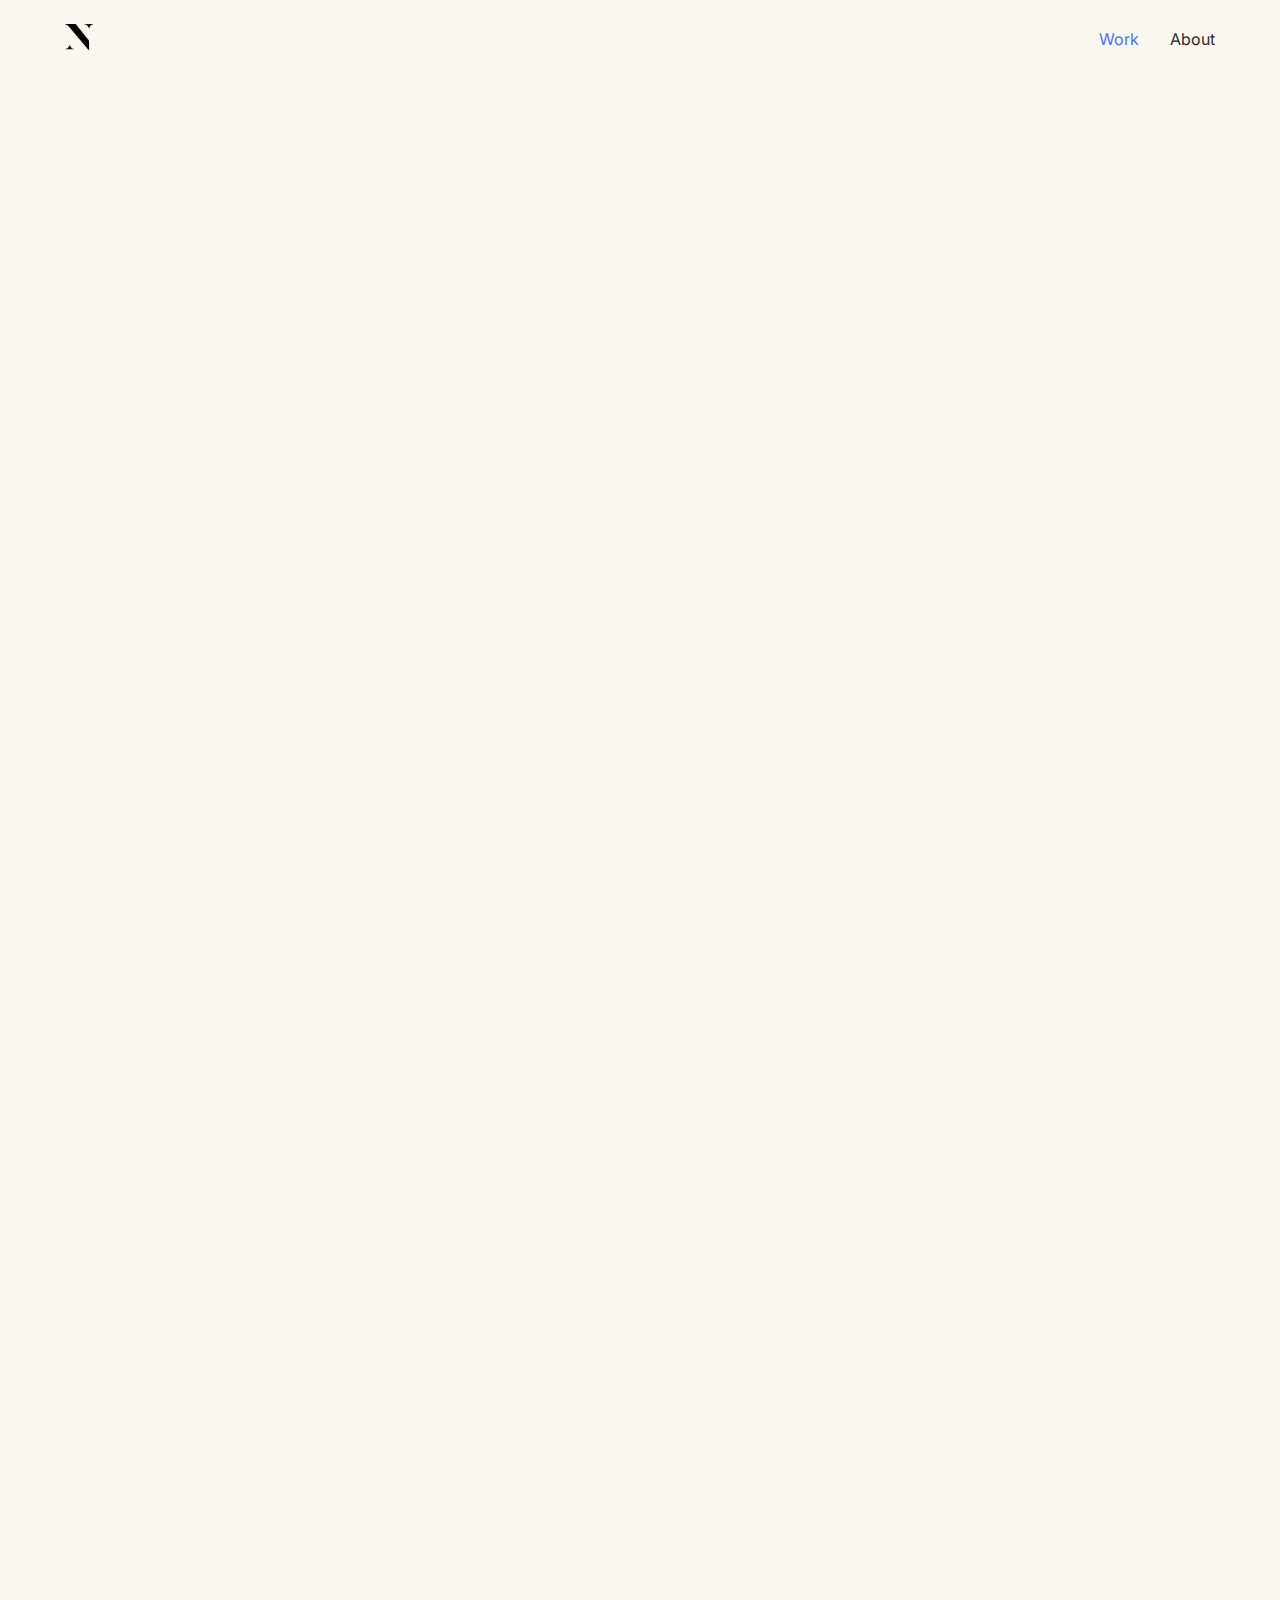
<file: index.html>
<!DOCTYPE html>
<html>
  <head>
    <meta charset="utf-8">
    <meta name="viewport" content="width=device-width, initial-scale=1.0">
    <meta name="author" content="Nick Wiegand">
    <meta name="description" content="Nick Wiegand is a fashion designer with a career focused in mens and boys apparel.">
    <link rel="shortcut icon" href="icons/favicon/favicon.ico" type="image/x-icon">
    <title>Nick's Portfolio</title>
    <link rel="stylesheet" href="styles/style.css">
  </head>
  <body>
        <header>
          <div class="logo">
            <img
                src="icons/main-logo.png"
                alt="Main Logo"
                height="26"
                width="28">
          </div>
          <nav>
              <div class="menu-links">
                <a href="index.html" class="work-link">Work</a>
                <a href="about.html" class="remove-padding about-link">About</a>
              </div>
          </nav>
        </header>
        <div class="animated animatedFadeInUp fadeInUp">
            <section class="intro">
                    <h1>Nick Wiegand is a <span class="italic">mens</span> and <span class="italic">boys</span> fashion designer based in Brooklyn, NY</h1>
            </section>

            <section class="main-content">
                    <article>
                        <div class="image"><a href="loredo.html">
                            <img
                            src="images/loredo-image.png"
                            alt="Loredo Project"
                            height="342"
                            width="342">
                        </a></div>
                        <div class="content">
                            <h3>01</h3>
                            <h2><a href="loredo.html">Loredo</a></h2>
                            <p>Men’s casual design capsule inspired by the landscape and culture of the American southwest.
                                <br>Spring 2021</p>
                        </div>
                    </article>
                    <article>
                        <div class="image"><a href="gap.html">
                            <img
                            src="images/gap-image.png"
                            alt="Gap Work"
                            height="342"
                            width="342">
                        </a></div>
                        <div class="content">
                            <h3>02</h3>
                            <h2><a href="gap.html">Gap</a></h2>
                            <p>Designs I created and produced during my time at Gap Inc.  Cut & sew, active, and knitwear.
                                <br>2015 - 2020</p>
                        </div>
                    </article>
                    <article>
                        <div class="image"><a href="souk.html">
                            <img
                            src="images/souk-image.png"
                            alt="Souk Project"
                            height="342"
                            width="342">
                        </a></div>
                        <div class="content">
                            <h3>03</h3>
                            <h2><a href="souk.html">Souk</a></h2>
                            <p>Men’s swimwear design capsule inspired by the colors, patterns, and textures of Marrakech.
                                <br>Summer 2021</p>
                        </div>
                    </article>
                    <article>
                        <div class="image"><a href="abercrombie.html">
                            <img
                            src="images/abercrombie-image.png"
                            alt="Abercrombie Work"
                            height="342"
                            width="342">
                        </a></div>
                        <div class="content">
                            <h3>04</h3>
                            <h2><a href="abercrombie.html">Abercrombie</a></h2>
                            <p>Designs I created and produced during my time at Abercrombie & Fitch.  Cut & sew,  and active.
                                <br>2011 - 2014</p>
                        </div>
                    </article>
                    <article>
                        <div class="image"><a href="raquet.html">
                            <img
                            src="images/raquet-image.png"
                            alt="Raquet Project"
                            height="342"
                            width="342">
                        </a></div>
                        <div class="content">
                            <h3>05</h3>
                            <h2><a href="raquet.html">Raquet</a></h2>
                            <p>Men’s tennis apparel collection inspired by the culture and color of the mediteranean sea.
                                <br>Spring 2021</p>
                        </div>
                    </article>
                    <article>
                        <div class="image"><a href="field.html">
                            <img
                            src="images/field-image.png"
                            alt="Field Trip Project"
                            height="342"
                            width="342">
                        </a></div>
                        <div class="content">
                            <h3>06</h3>
                            <h2><a href="field.html">Field Trip</a></h2>
                            <p>Boy’s swimwear design capsule inspired by outdoor gear, garment dyes, and nature.
                                <br>Summer 2021</p>
                        </div>
                    </article>
                    <article>
                        <div class="image"><a href="bloc.html">
                            <img
                            src="images/block-image.png"
                            alt="Eastern Bloc Project"
                            height="342"
                            width="342">
                        </a></div>
                        <div class="content">
                            <h3>07</h3>
                            <h2><a href="bloc.html">Eastern Bloc</a></h2>
                            <p>Young men’s design capsule inspired by post modern architecture and nineties streetwear.
                                <br>Spring 2017</p>
                        </div>
                    </article>
                    <article>
                        <div class="image"><a href="host.html">
                            <img
                            src="images/host-image.png"
                            alt="Host Project"
                            height="342"
                            width="342">
                        </a></div>
                        <div class="content">
                            <h3>08</h3>
                            <h2><a href="host.html">Host</a></h2>
                            <p>Men’s contemporary design capsule inspired by a recent trip to europe.  Influenced by the mood and feel of a city at night.
                                <br>Winter 2014</p>
                        </div>
                    </article>
                    <article>
                        <div class="image"><a href="..."">
                            <img
                            src="images/tommy-image.png"
                            alt="Tommy Hilfiger Project"
                            height="342"
                            width="342">
                        </a></div>
                        <div class="content">
                            <h3>09</h3>
                            <h2><a href="...">Tommy Hilfiger</a></h2>
                            <p>Men’s design project I did for the men’s knits department at Tommy Hilfiger.
                                <br>Spring 2014</p>
                        </div>
                    </article>
            </section>
        </div>
            <footer>
                <div class="contact">
                    <a class="linkedin"href="...">
                        <img src="icons/linkedin-icon.png" alt="LinkedIn Profile"
                        height= "24"
                        width= "24">
                    </a>
                    <a class="email" href="...">
                        <img src="icons/email-icon.png" 
                        alt="Email"
                        height= "16.5"
                        width= "22">
                    </a>
                </div>
      </footer>
  </body>
</html>
</file>
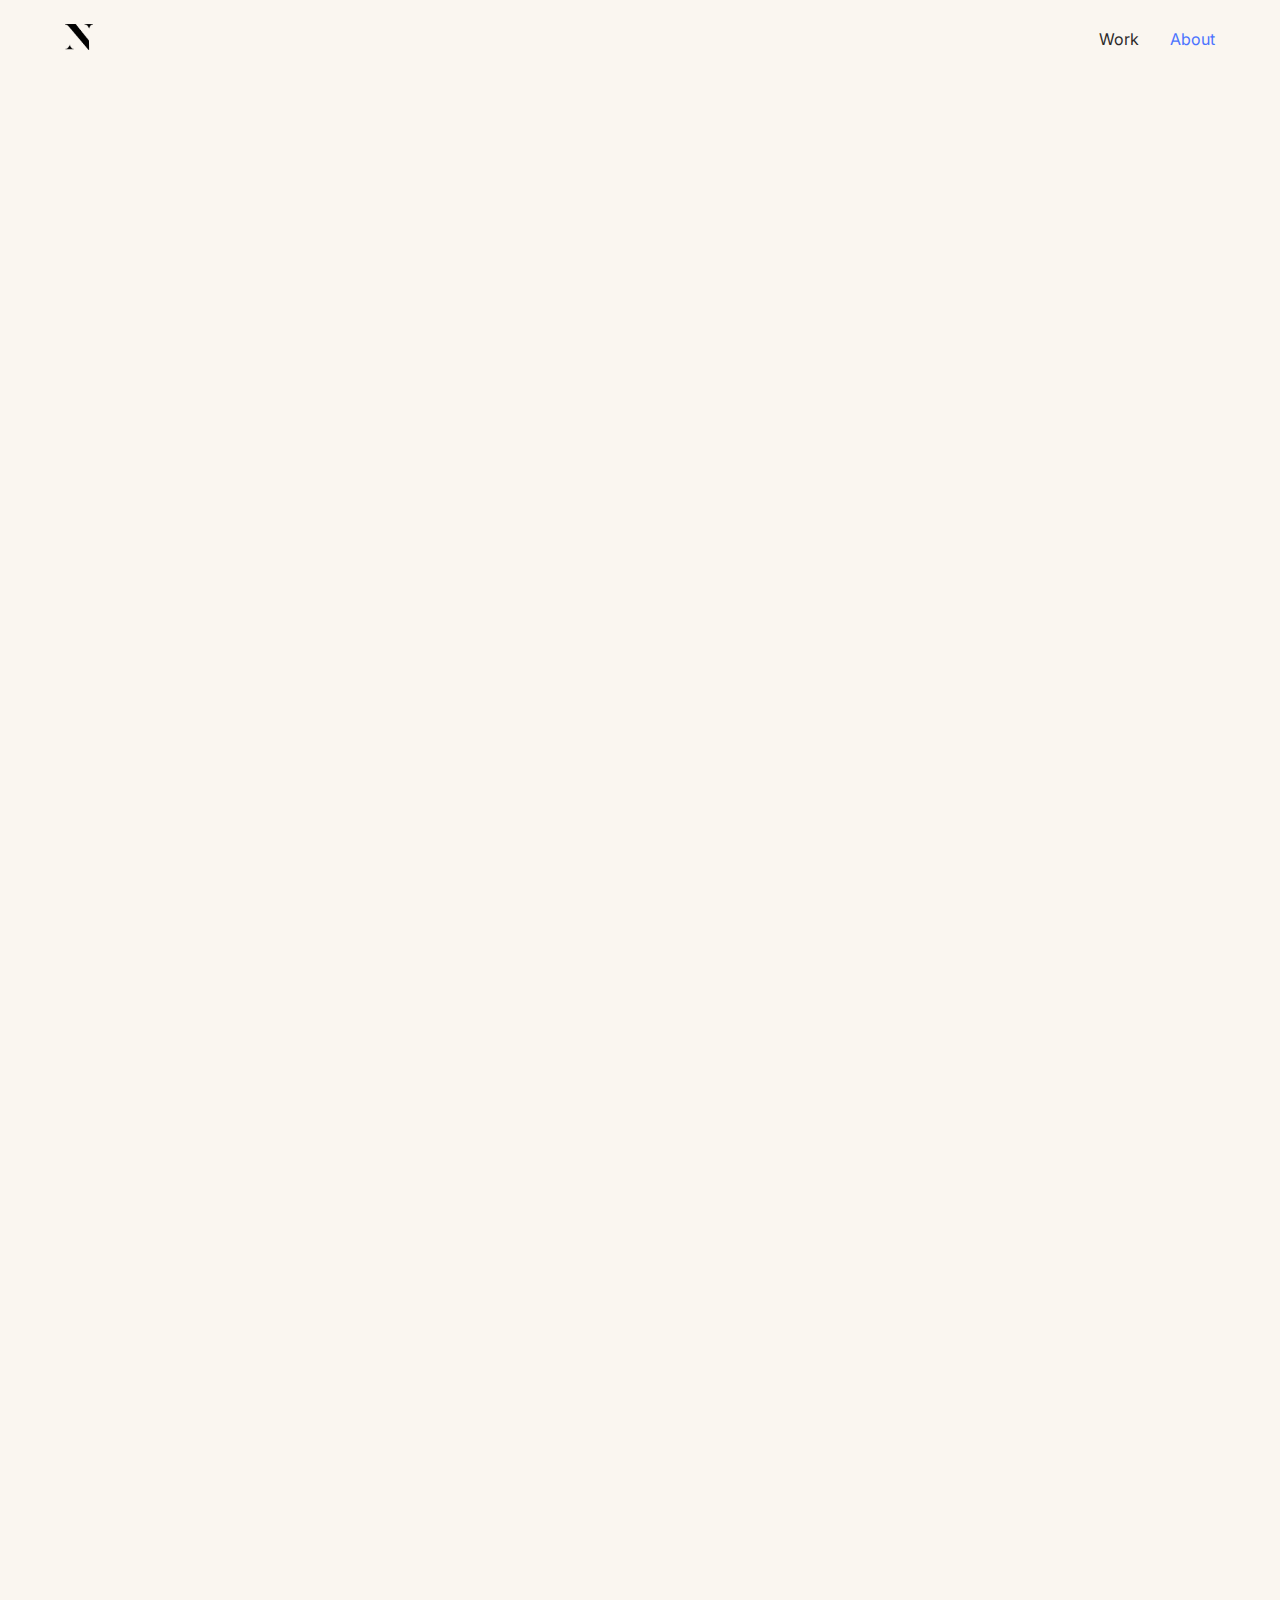
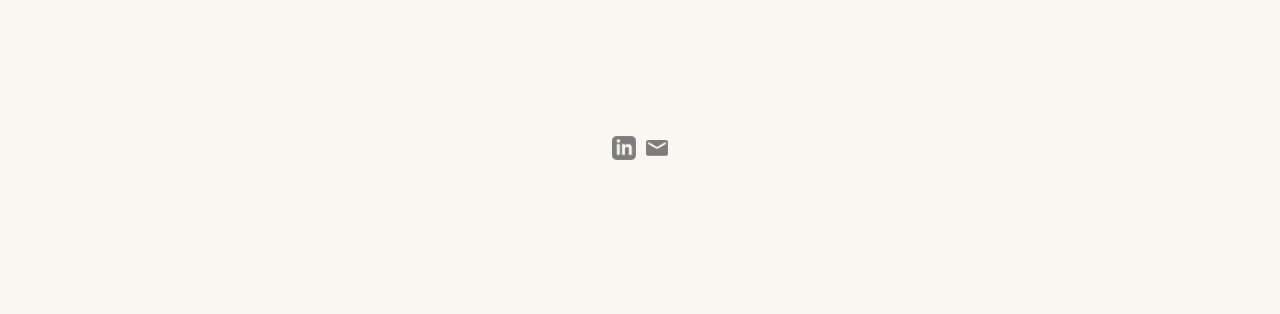
<file: about.html>
<!DOCTYPE html>
<html>
  <head>
    <meta charset="utf-8">
    <meta name="viewport" content="width=device-width, initial-scale=1.0">
    <meta name="author" content="Nick Wiegand">
    <meta name="description" content="Nick Wiegand is a fashion designer with a career focused in mens and boys apparel.">
    <link rel="shortcut icon" href="icons/favicon/favicon.ico" type="image/x-icon">
    <title>Nick's Portfolio</title>
    <link rel="stylesheet" href="styles/about-style.css">
  </head>
  <body>
        <header>
          <div class="logo">
            <a href="index.html"><img
                src="icons/main-logo.png"
                alt="Main Logo"
                height="26"
                width="28"></a>
          </div>
          <nav>
              <div class="menu-links">
                <a href="index.html" class="work-link">Work</a>
                <a href="about.html" class="remove-padding about-link">About</a>
              </div>
          </nav>
        </header>
        <section class="main-content animated animatedFadeInUp fadeInUp">
            <div class="profile">
               <div class="wrapper">
                   <img
                    src="images/profile-image.png"
                    alt="Me"
                    height="672"
                    width="535">
                </div> 
                <div class="text">
                    <h2>About Me</h2>
                    <p>I grew up in the midwestern region of the United States.  I attending college at the University of Cincinnati earning a degree in Fashion Design.  During his time there I spent my summers interning in New York City at major apparel companies learning how to design and produce clothing on a global scale.  </p>
                    <p>Since then I’ve spent the last ten years working at Gap Brand & Abercrombie & Fitch as a full-time mens  / boys designer.  My passions include traveling the world, cooking, history, and of course menswear which is the canvas for all my creativity & inspiration.</p>
                    <h3>Contact</h3>
                    <p class="email">Nick.Wiegand86@gmail.com</p>
                    <p class="resume">Resume</p>
                    <p class="linkedin">LinkedIn</p>
                </div>
            </div>
        </section>
        
        <footer>
            <div class="contact">
                <a class="linkedin-icon"href="...">
                    <img src="icons/linkedin-icon.png" alt="LinkedIn Profile"
                    height= "24"
                    width= "24">
                </a>
                <a class="email-icon" href="...">
                    <img src="icons/email-icon.png" 
                    alt="Email"
                    height= "16.5"
                    width= "22">
                </a>
            </div>
        </footer>
  </body>
</html>
</file>
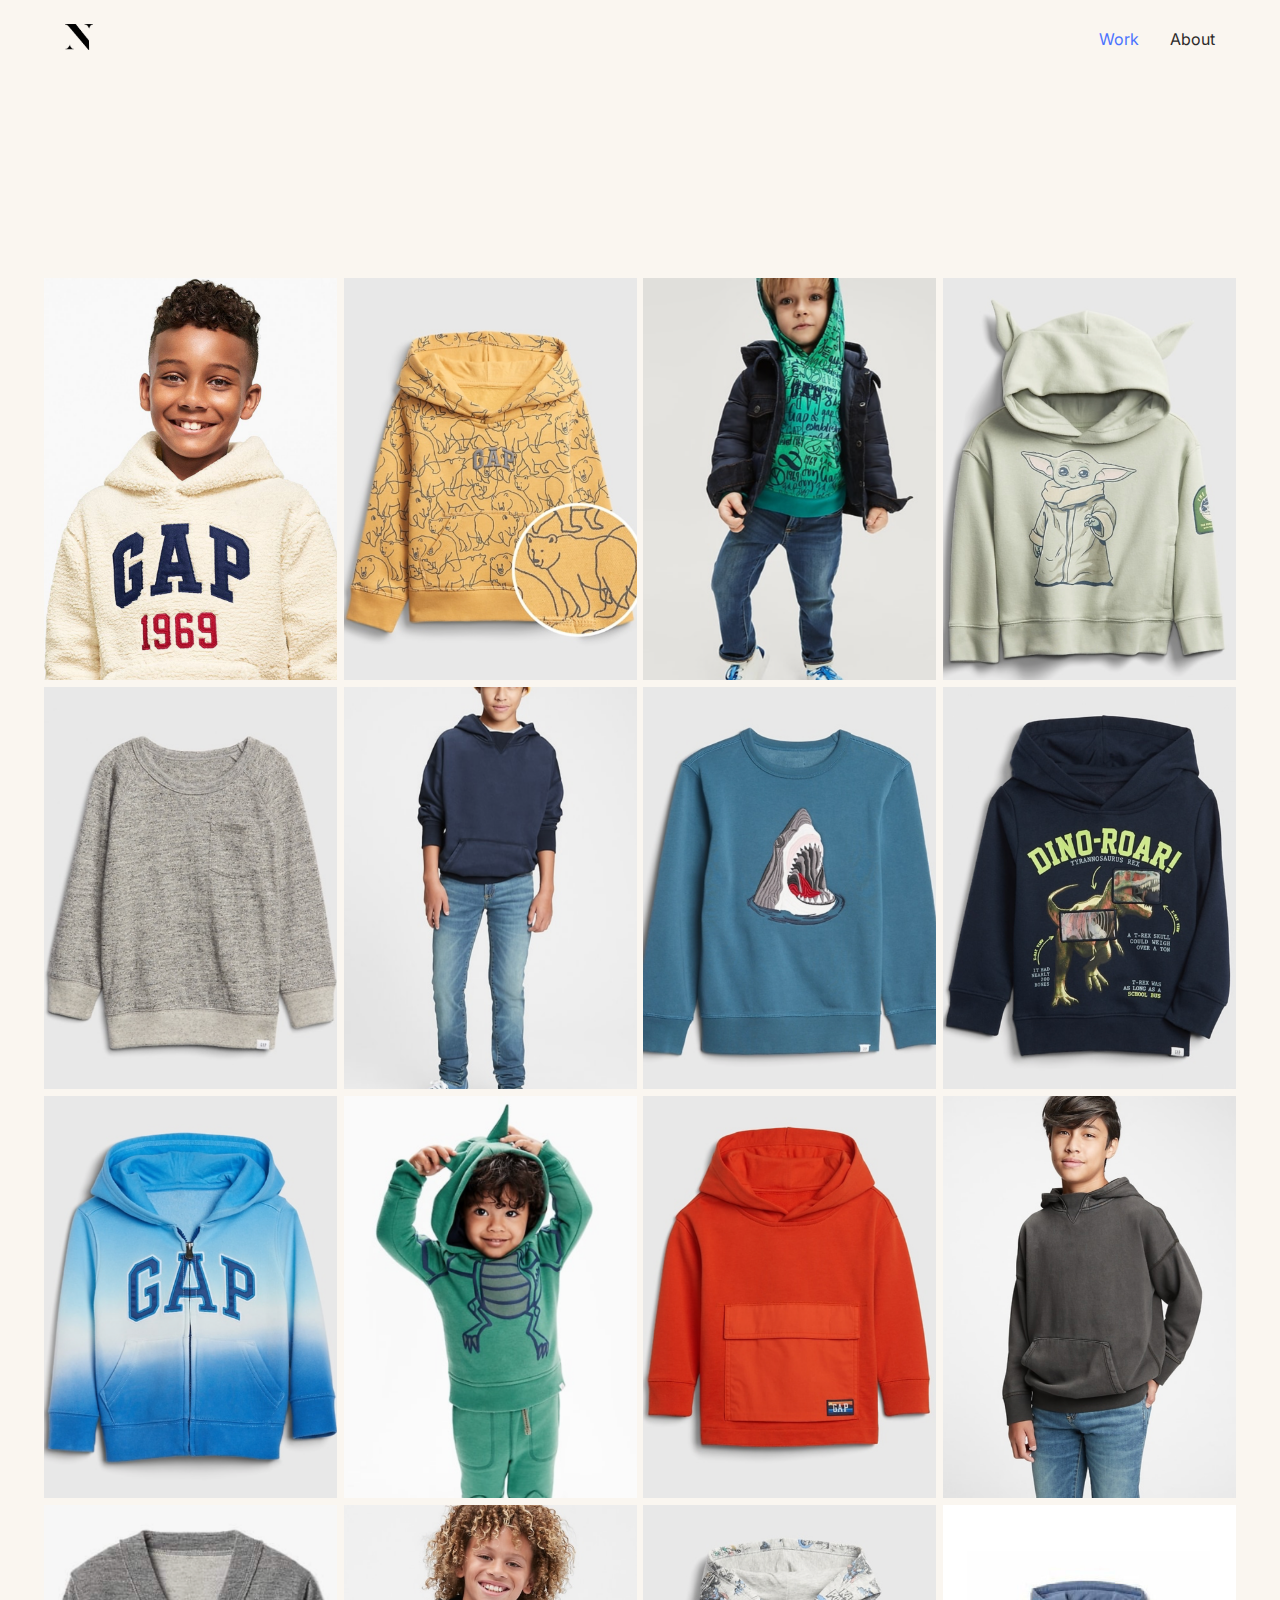
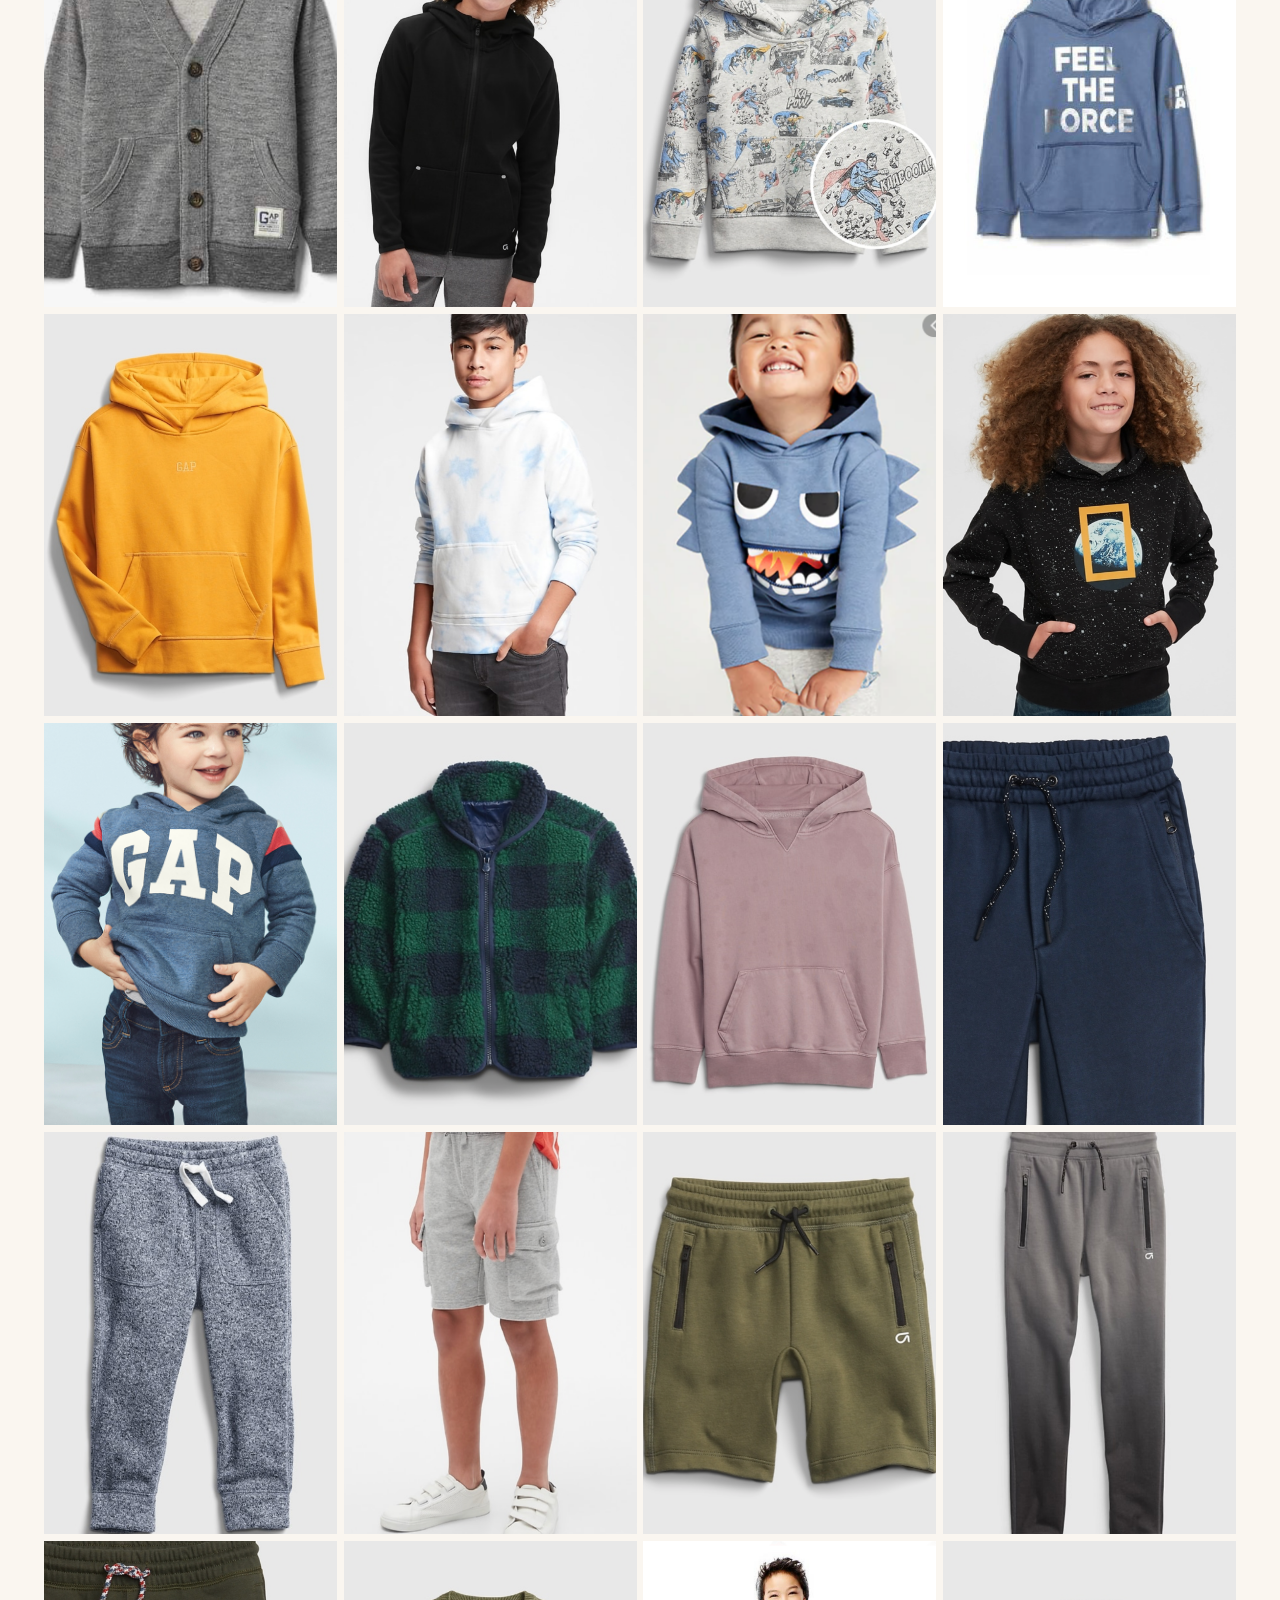
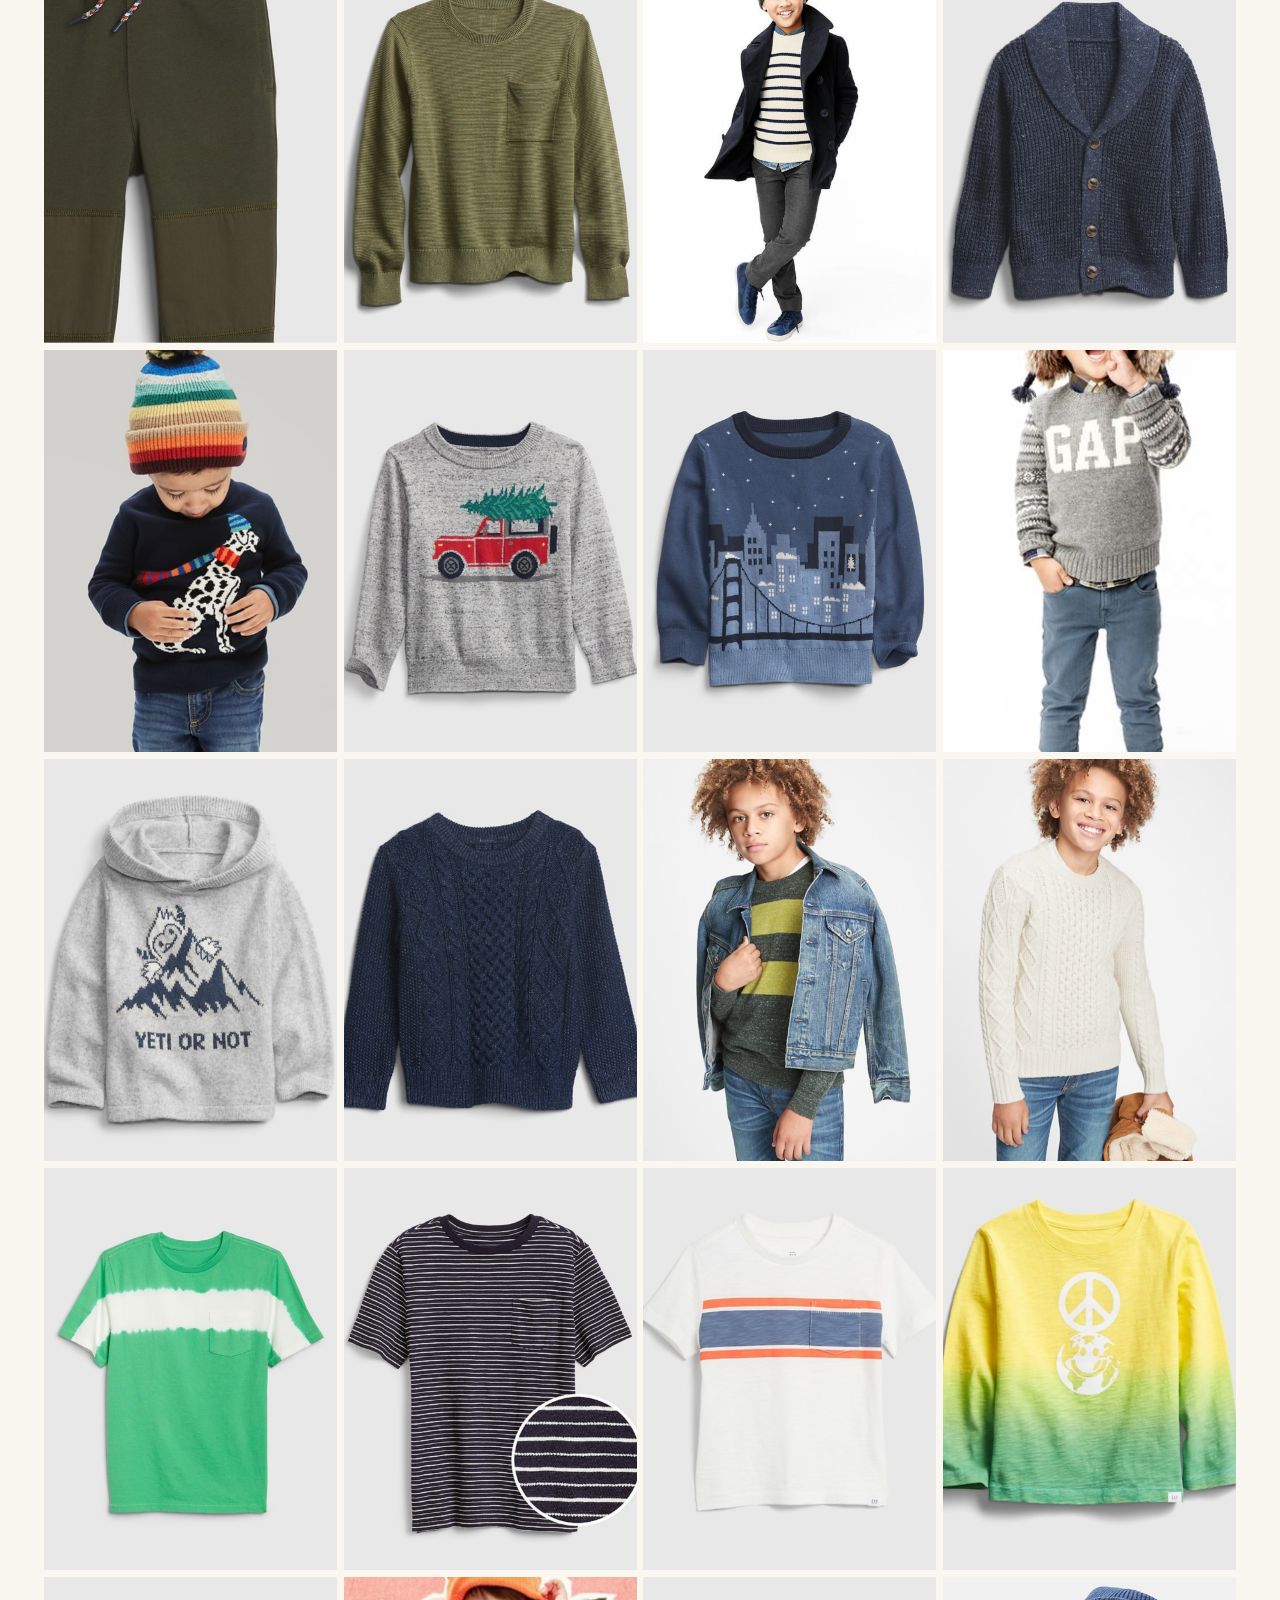
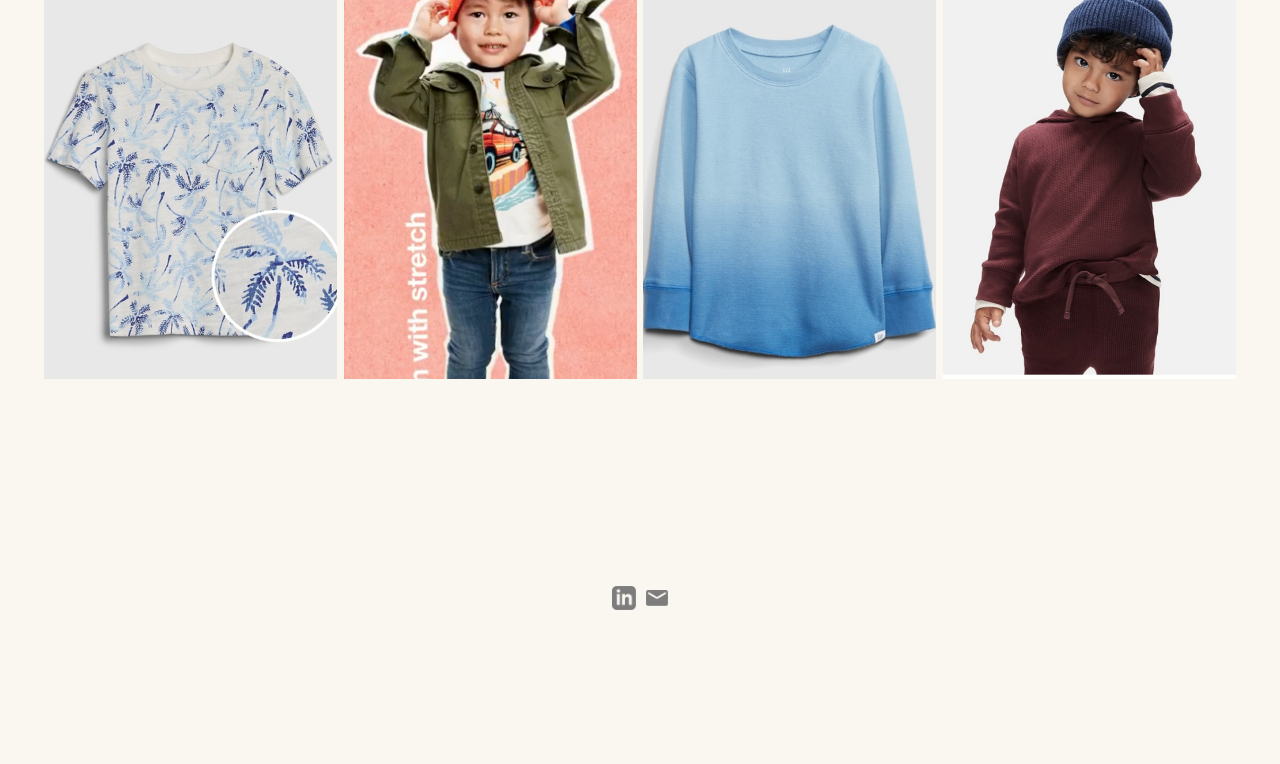
<file: gap.html>
<!DOCTYPE html>
<html>
  <head>
    <meta charset="utf-8">
    <meta name="viewport" content="width=device-width, initial-scale=1.0">
    <meta name="author" content="Nick Wiegand">
    <meta name="description" content="Nick Wiegand is a fashion designer with a career focused in mens and boys apparel.">
    <link rel="shortcut icon" href="icons/favicon/favicon.ico" type="image/x-icon">
    <title>Nick's Portfolio</title>
    <link rel="stylesheet" href="styles/gap-style.css">
  </head>
  <body>
        <header>
          <div class="logo">
            <img
                src="icons/main-logo.png"
                alt="Main Logo"
                height="26"
                width="28">
          </div>
          <nav>
              <div class="menu-links">
                <a href="index.html" class="work-link">Work</a>
                <a href="about.html" class="remove-padding about-link">About</a>
              </div>
          </nav>
        </header>
        <section class="wrapper">
            <article>
                <img
                    src="images/gap-work/sherpa-hoodie.png"
                    alt="Sherpa Hoodie">   
            </article>
            <article>
                <img
                    src="images/gap-work/bear-arch-hoodie.png"
                    alt="Printed Logo Hoodie">   
            </article>
            <article>
                <img
                    src="images/gap-work/printed-hoodie.png"
                    alt="Printed Hoodie">   
            </article>
            <article>
                <img
                    src="images/gap-work/yoda-hoodie.png"
                    alt="Yoda Hoodie">   
            </article>
            <article>
                <img
                    src="images/gap-work/marled-crew.png"
                    alt="Marled Crew">   
            </article>
            <article>
                <img
                    src="images/gap-work/navy-oversized-hoodie.png"
                    alt="Oversized Hoodie">   
            </article>
            <article>
                <img
                    src="images/gap-work/shark-sweatshirt.png"
                    alt="Shark Sweatshirt"> 
            </article>
            <article>
                <img
                    src="images/gap-work/dino-hoodie.png"
                    alt="Dino Hoodie">   
            </article>
            <article>
                <img
                    src="images/gap-work/dye-arch-hoodie.png"
                    alt="Dip Dye Hoodie">    
            </article>
            <article>
                <img
                    src="images/gap-work/green-monster-hoodie.png"
                    alt="Monster Hoodie">    
            </article>
            <article>
                <img
                    src="images/gap-work/woven-detail-hoodie.png"
                    alt="Woven Detail Hoodie">   
            </article>
            <article>
                <img
                    src="images/gap-work/oversized-hoodie.png"
                    alt="Oversized Hoodie">   
            </article>
            <article>
                <img
                    src="images/gap-work/fleece-cardigan.png"
                    alt="Fleece Cardigan">    
            </article>
            <article>
                <img
                    src="images/gap-work/gapfit-hoodie.png"
                    alt="Gapfit Hoodie">     
            </article>
            <article>
                <img
                    src="images/gap-work/hero-hoodie.png"
                    alt="Hero Hoodie">    
            </article>
            <article>
                <img
                    src="images/gap-work/starwars-hoodie.png"
                    alt="Starwars Hoodie"> 
            </article>
            <article>
                <img
                    src="images/gap-work/gold-logo-hoodie.png"
                    alt="Logo Hoodie">    
            </article>
            <article>
                <img
                    src="images/gap-work/dye-hoodie.png"
                    alt="Tie-dye Hoodie">  
            </article>
            <article>
                <img
                    src="images/gap-work/monster-hoodie.png"
                    alt="Monster Hoodie"> 
            </article>
            <article>
                <img
                    src="images/gap-work/natgeo-hoodie.png"
                    alt="National Geographic Hoodie">    
            </article>
            <article>
                <img
                    src="images/gap-work/arch-hoodie.png"
                    alt="Gap Logo Hoodie">   
            </article>
            <article>
                <img
                    src="images/gap-work/sherpa-jacket.png"
                    alt="Sherpa Jacket">   
            </article>
            <article>
                <img
                    src="images/gap-work/pink-oversized-hoodie.png"
                    alt="Oversized Hoodie">  
            </article>
            <article>
                <img
                    src="images/gap-work/fleece-jogger.png"
                    alt="Fleece Sweatpant">   
            </article>
            <article>
                <img
                    src="images/gap-work/sweaterfleece-pant.png"
                    alt="Sweaterfleece Pant">    
            </article>
            <article>
                <img
                    src="images/gap-work/cargo-shorts.png"
                    alt="Knit Cargo Shorts">    
            </article>
            <article>
                <img
                    src="images/gap-work/gapfit-short.png"
                    alt="Gapfit Shorts">   
            </article>
            <article>
                <img
                    src="images/gap-work/gapfit-pants.jpg"
                    alt="Gapfit Jogger">  
            </article>
            <article>
                <img
                    src="images/gap-work/woven-detail-jogger.png"
                    alt="Hiker Jogger">   
            </article>
            <article>
                <img
                    src="images/gap-work/olive-sweater.png"
                    alt="Shaker Stitch Sweater"> 
            </article>
            <article>
                <img
                    src="images/gap-work/stripe-sweater.png"
                    alt="Stripe Sweater">  
            </article>
            <article>
                <img
                    src="images/gap-work/marled-shawl.png"
                    alt="Marled Shawl">  
            </article>
            <article>
                <img
                    src="images/gap-work/dog-sweater.png"
                    alt="Dalmation Sweater">   
            </article>
            <article>
                <img
                    src="images/gap-work/jeep-sweater.png"
                    alt="Jeep Sweater">   
            </article>
            <article>
                <img
                    src="images/gap-work/skyline-sweater.png"
                    alt="Skyline Sweater">  
            </article>
            <article>
                <img
                    src="images/gap-work/gap-sweater.png"
                    alt="Gap Intarsia Sweater">   
            </article>
            <article>
                <img
                    src="images/gap-work/yeti-sweater.png"
                    alt="Intarsia Hoodie">  
            </article>
            <article>
                <img
                    src="images/gap-work/marled-fisherman-sweater.png"
                    alt="Cable Sweater">   
            </article>
            <article>
                <img
                    src="images/gap-work/marled-sweater.png"
                    alt="Chest Stripe Sweater">   
            </article>
            <article>
                <img
                    src="images/gap-work/fisherman-sweater.png"
                    alt="Cable Sweater">   
            </article>
            <article>
                <img
                    src="images/gap-work/dye-stripe-tee.png"
                    alt="Dye Effect">   
            </article>
            <article>
                <img
                    src="images/gap-work/stripe-crew.png"
                    alt="Stripe Tee">   
            </article>
            <article>
                <img
                    src="images/gap-work/chest-stp-crew.png"
                    alt="Chest Stripe Tee">   
            </article>
            <article>
                <img
                    src="images/gap-work/graphic-crew.png"
                    alt="Dye Graphic">   
            </article>
            <article>
                <img
                    src="images/gap-work/palm-tee.png"
                    alt="Printed Tee">   
            </article>
            <article>
                <img
                    src="images/gap-work/truck-graphic.png"
                    alt="Truck Graphic Tee">   
            </article>
            <article>
                <img
                    src="images/gap-work/waffle-crew.png"
                    alt="Thermal Crew">   
            </article>
            <article>
                <img
                    src="images/gap-work/waffle-hoodie.png"
                    alt="Waffle Hoodie">   
            </article>
        </section>
            <footer>
                <div class="contact">
                    <a class="linkedin"href="...">
                        <img src="icons/linkedin-icon.png" alt="LinkedIn Profile"
                        height= "24"
                        width= "24">
                    </a>
                    <a class="email" href="...">
                        <img src="icons/email-icon.png" 
                        alt="Email"
                        height= "16.5"
                        width= "22">
                    </a>
                </div>
      </footer>
  </body>
</html>
</file>
<file: styles/style.css>
@import url('https://fonts.googleapis.com/css2?family=Inter:wght@400;700&display=swap');
@import url('https://fonts.googleapis.com/css2?family=Inter:wght@300;400;600;700&display=swap');

body, html {
    padding:0;
    margin:0;
    background-color: #FAF6F0
}

header {
    max-width: 1150px;
    margin: auto;
    display: flex;
    justify-content: space-between;
    align-items: center;
    height: 78px;
}

nav a {
    padding-right: 27px;
    font-family: 'Inter', sans-serif;
    font-size: 16px;
}

.remove-padding {
    padding: 0;
}

a {
    text-decoration: none;
    color: #2c2a2a;
}

.work-link {
    color: #4B73FF;
}

.intro {
    max-width: 771px;
    margin: auto;
    height: 650px;
    align-items: center;
    display: flex;
}

.italic {
    font-style: italic;
}

h1 {
    font-family: 'Cormorant Garamond', serif;
    font-size: 64px;
    font-weight: normal;
    text-align: center;
    line-height: 84px;
}

.main-content {
    max-width: 1205px;
    margin: auto;
    display: flex;
    justify-content: space-between;
    align-items: top;
    flex-flow: row wrap;
}

p {
    font-family: 'Inter', sans-serif;
    font-weight: 300;
    text-align: left;
    font-size: 16px;
    line-height: 28px;
    max-width: 286px;
    margin: 30px 0 0 0;
    height: 250px;
}

h3 {
    color: #7E7D7D;
    font-family: 'Inter', sans-serif;
    font-weight: 600;
    font-size: 16px;
    margin: 20px 0 0 0;
}

h2 {
    font-family: 'Cormorant Garamond', serif;
    font-size: 40px;
    font-weight: 300;
    margin: 30px 0 0 0;
}

.content {
    margin-left: 10px
}

h2 a:hover {
    color: #4B73FF;
    transition: 0.4s;
}

footer {
    display:flex;
    justify-content: center;
    align-items: center;
    margin-top: 200px;
    margin-bottom: 150px;
}

.contact {
    display: flex;
    align-items: center;
}

.email {
    padding-left: 10px;
}

article img:hover {
    opacity: 0.7;
    transition: 0.4s;
}

.image:hover {
    background-color: black;
}

.image a {
    display:inline-block;
    height: 342px;
    width: 342px;
}

.image {
    display:inline-block;
    height: 342px;
    width: 342px;
}

@keyframes fadeInUp {
    from {
        transform: translate3d(0,40px,0)
    }

    to {
        transform: translate3d(0,0,0);
        opacity: 1
    }
}

@-webkit-keyframes fadeInUp {
    from {
        transform: translate3d(0,40px,0)
    }

    to {
        transform: translate3d(0,0,0);
        opacity: 1
    }
}

.animated {
    animation-duration: 1s;
    animation-fill-mode: both;
    -webkit-animation-duration: 1s;
    -webkit-animation-fill-mode: both
}

.animatedFadeInUp {
    opacity: 0
}

.fadeInUp {
    opacity: 0;
    animation-name: fadeInUp;
    -webkit-animation-name: fadeInUp;
}

@media only screen and (max-width: 500px) and (orientation: portrait) {
    h1 {
        font-size: 38px;
        line-height: 56px;
    }
    .intro {
        margin: 0 15px;
        height: 400px;
    }
    header {
        margin: 0 15px;
    }
    p {
        height: 180px;
    }
    .main-content {
        justify-content: center;
    
    }
    
    }

    @media screen and (max-width: 1050px) and (orientation: landscape) {
        header {
        margin: 0 15px;
    }
    .main-content {
        justify-content: space-evenly;
        max-width: 1000px;
    }
}

@media screen and (min-width: 800px) and (orientation: portrait) {
    header {
    margin: 0 15px;
}
    .main-content {
        justify-content: space-evenly;
        max-width: 1000px;
}
    h1 {
        margin: 0 65px;
        font-size: 46px;
        line-height: 64px;
    }
}
</file>
<file: styles/about-style.css>
@import url('https://fonts.googleapis.com/css2?family=Inter:wght@400;700&display=swap');
@import url('https://fonts.googleapis.com/css2?family=Inter:wght@300;400;600;700&display=swap');

body, html {
    padding:0;
    margin:0;
    background-color: #FAF6F0
}

header {
    max-width: 1150px;
    margin: auto;
    display: flex;
    justify-content: space-between;
    align-items: center;
    height: 78px;
}

nav a {
    padding-right: 27px;
    font-family: 'Inter', sans-serif;
    font-size: 16px;
}

.remove-padding {
    padding: 0;
}

a {
    text-decoration: none;
    color: #2c2a2a;
}

.about-link {
    color: #4B73FF;
}

.main-content {
    display: flex;
    justify-content: center;
    margin-top: 100px;
}

.wrapper img {
    max-width:100%;
    height:auto;
}

h2 {
    font-family: 'Cormorant Garamond', serif;
    font-size: 40px;
    font-weight: 300;
    margin: 80px 0 0 0;
}

h3 {
    color: #7E7D7D;
    font-family: 'Inter', sans-serif;
    font-weight: 600;
    font-size: 16px;
    margin: 100px 0 0 0;
}

p {
    font-family: 'Inter', sans-serif;
    font-weight: 300;
    text-align: left;
    font-size: 16px;
    line-height: 28px;
    margin: 30px 0 0 0;
    max-width: 532px;
}

footer {
    display:flex;
    justify-content: center;
    align-items: center;
    margin-top: 200px;
    margin-bottom: 150px;
}

.contact {
    display: flex;
    align-items: center;
}

.email {
    margin-top: 20px;
}

.resume {
    margin-top: 10px;
}

.linkedin {
    margin-top: 10px;
}

.email-icon {
    padding-left: 10px;
}


@keyframes fadeInUp {
    from {
        transform: translate3d(0,40px,0)
    }

    to {
        transform: translate3d(0,0,0);
        opacity: 1
    }
}

@-webkit-keyframes fadeInUp {
    from {
        transform: translate3d(0,40px,0)
    }

    to {
        transform: translate3d(0,0,0);
        opacity: 1
    }
}

.animated {
    animation-duration: 1s;
    animation-fill-mode: both;
    -webkit-animation-duration: 1s;
    -webkit-animation-fill-mode: both
}

.animatedFadeInUp {
    opacity: 0
}

.fadeInUp {
    opacity: 0;
    animation-name: fadeInUp;
    -webkit-animation-name: fadeInUp;
}

@media only screen and (max-width: 500px) {
    header {
    margin: 0 15px;
}

.wrapper {
    margin: 0 15px;
}

.text {
    margin: 0 15px;
}

}
</file>
<file: styles/gap-style.css>
@import url('https://fonts.googleapis.com/css2?family=Inter:wght@400;700&display=swap');
@import url('https://fonts.googleapis.com/css2?family=Inter:wght@300;400;600;700&display=swap');

body, html {
    padding:0;
    margin:0;
    background-color: #FAF6F0
}

header {
    max-width: 1150px;
    margin: auto;
    display: flex;
    justify-content: space-between;
    align-items: center;
    height: 78px;
}

nav a {
    padding-right: 27px;
    font-family: 'Inter', sans-serif;
    font-size: 16px;
}

.remove-padding {
    padding: 0;
}

a {
    text-decoration: none;
    color: #2c2a2a;
}

.work-link {
    color: #4B73FF;
}

.wrapper {
    max-width: 1205px;
    margin: auto;
    display: flex;
    justify-content:space-evenly;
    align-items: top;
    flex-flow: row wrap;
    margin-top: 200px;
}

article {
    height: 402px;
    width: 293px;
    background-color: grey;
    margin-bottom: 7px;
}

article img {
    object-fit: cover;
    height: 402px;
    width: 293px;
}

footer {
    display:flex;
    justify-content: center;
    align-items: center;
    margin-top: 200px;
    margin-bottom: 150px;
}

.contact {
    display: flex;
    align-items: center;
}

.email {
    padding-left: 10px;
}

@keyframes fadeInUp {
    from {
        transform: translate3d(0,40px,0)
    }

    to {
        transform: translate3d(0,0,0);
        opacity: 1
    }
}

@-webkit-keyframes fadeInUp {
    from {
        transform: translate3d(0,40px,0)
    }

    to {
        transform: translate3d(0,0,0);
        opacity: 1
    }
}

.animated {
    animation-duration: 1s;
    animation-fill-mode: both;
    -webkit-animation-duration: 1s;
    -webkit-animation-fill-mode: both
}

.animatedFadeInUp {
    opacity: 0
}

.fadeInUp {
    opacity: 0;
    animation-name: fadeInUp;
    -webkit-animation-name: fadeInUp;
}

@media only screen and (max-width: 500px) and (orientation: portrait) {
    h1 {
        font-size: 38px;
        line-height: 56px;
    }
    .intro {
        margin: 0 15px;
        height: 400px;
    }
    header {
        margin: 0 15px;
    }
    p {
        height: 180px;
    }
    .main-content {
        justify-content: center;
    
    }
    
    }

    @media screen and (max-width: 1050px) and (orientation: landscape) {
        header {
        margin: 0 15px;
    }
    .main-content {
        justify-content: space-evenly;
        max-width: 1000px;
    }
}

@media screen and (min-width: 800px) and (orientation: portrait) {
    header {
    margin: 0 15px;
}
    .main-content {
        justify-content: space-evenly;
        max-width: 1000px;
}
    h1 {
        margin: 0 65px;
        font-size: 46px;
        line-height: 64px;
    }
}
</file>
